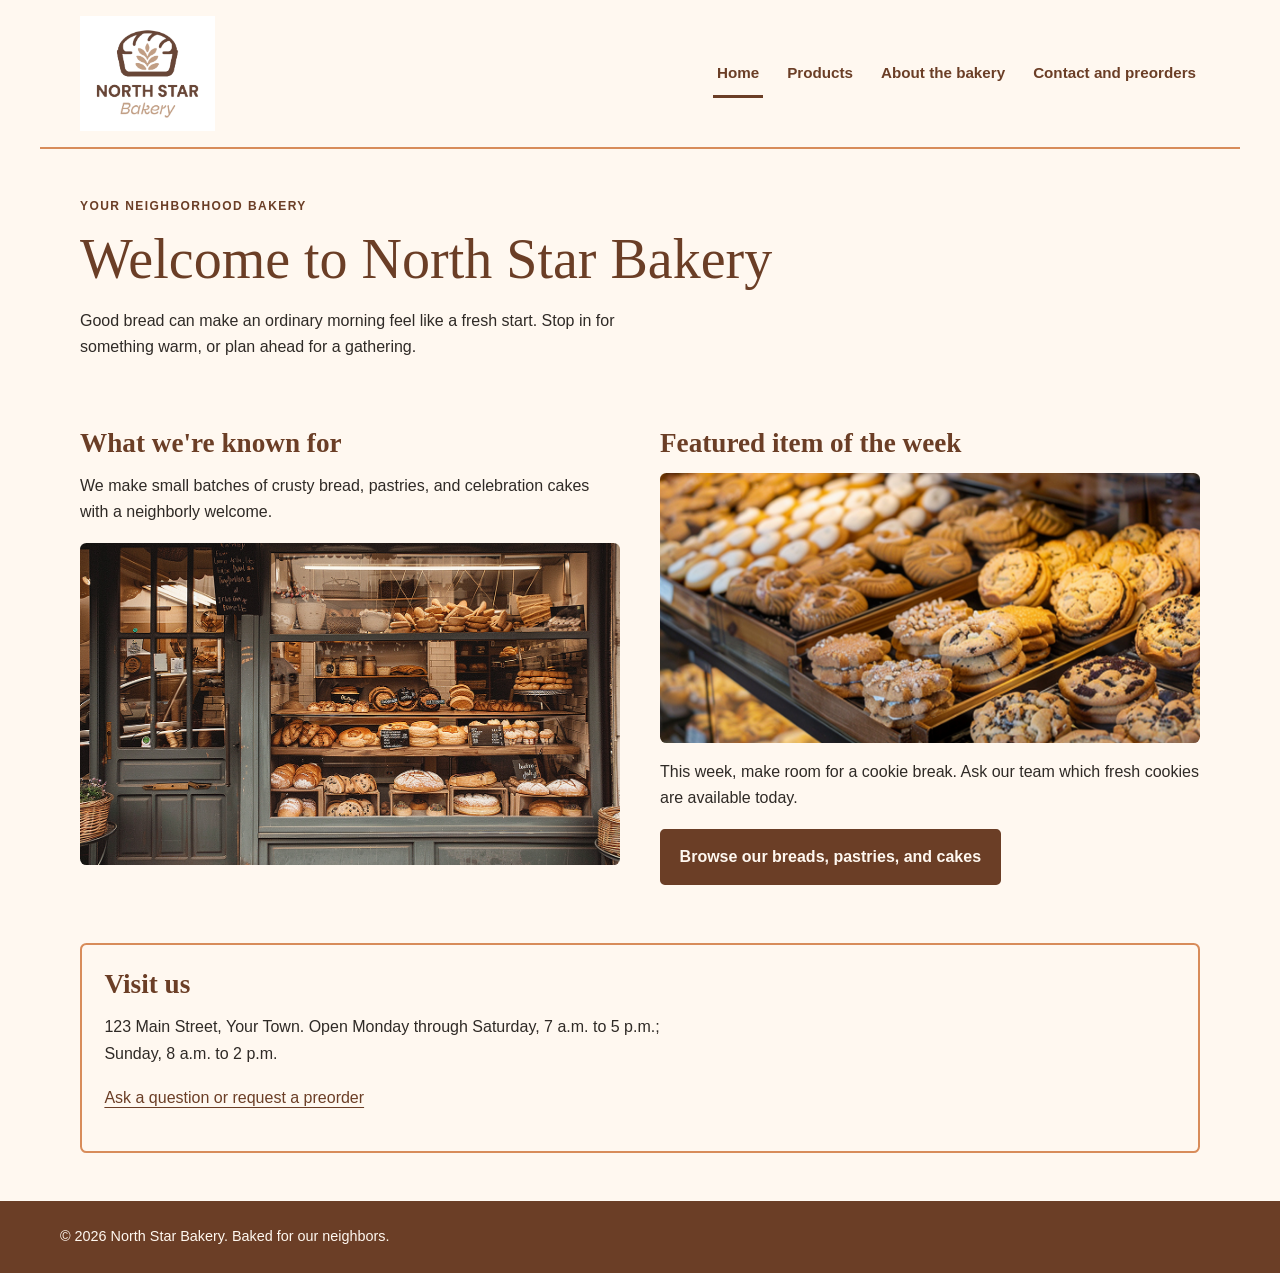
<file: index.html>
<!DOCTYPE html>
<html lang="en">
<head>
  <meta charset="UTF-8">
  <meta name="viewport" content="width=device-width, initial-scale=1.0">
  <title>Home | North Star Bakery</title>
  <link rel="stylesheet" href="styles.css">
</head>
<body>
  <a class="skip-link" href="#main-content">Skip to main content</a>
  <header>
    <a class="brand" href="index.html" aria-label="North Star Bakery home">
      <img src="media/bakery-logo_c.png" alt="North Star Bakery" width="160">
    </a>
    <nav aria-label="Main navigation">
      <ul>
        <li><a href="index.html" aria-current="page">Home</a></li>
        <li><a href="products.html">Products</a></li>
        <li><a href="about.html">About the bakery</a></li>
        <li><a href="contact.html">Contact and preorders</a></li>
      </ul>
    </nav>
  </header>
  <main id="main-content">
    <div class="page-intro">
    <p class="eyebrow">Your neighborhood bakery</p>
    <h1>Welcome to North Star Bakery</h1>
    <p>Good bread can make an ordinary morning feel like a fresh start. Stop in for something warm, or plan ahead for a gathering.</p>
    </div>
    <div class="content-layout">
    <section aria-labelledby="known-for">
      <h2 id="known-for">What we're known for</h2>
      <p>We make small batches of crusty bread, pastries, and celebration cakes with a neighborly welcome.</p>
      <img src="media/bakery-storefront_c.png" alt="North Star Bakery entrance beside a window filled with bread" width="600">
    </section>
    <section aria-labelledby="featured">
      <h2 id="featured">Featured item of the week</h2>
      <picture>
        <source media="(max-width: 600px)" srcset="media/bakery-feature-small_c.png">
        <img src="media/bakery-feature-large_c.png" alt="Assorted cookies and pastries arranged in a bakery display" width="600">
      </picture>
      <p>This week, make room for a cookie break. Ask our team which fresh cookies are available today.</p>
      <p><a class="button" href="products.html">Browse our breads, pastries, and cakes</a></p>
    </section>
    <section class="visit" aria-labelledby="visit">
      <h2 id="visit">Visit us</h2>
      <p>123 Main Street, Your Town. Open Monday through Saturday, 7 a.m. to 5 p.m.; Sunday, 8 a.m. to 2 p.m.</p>
      <p><a href="contact.html">Ask a question or request a preorder</a></p>
    </section>
    </div>
  </main>
  <footer><p>&copy; 2026 North Star Bakery. Baked for our neighbors.</p></footer>
</body>
</html>
</file>
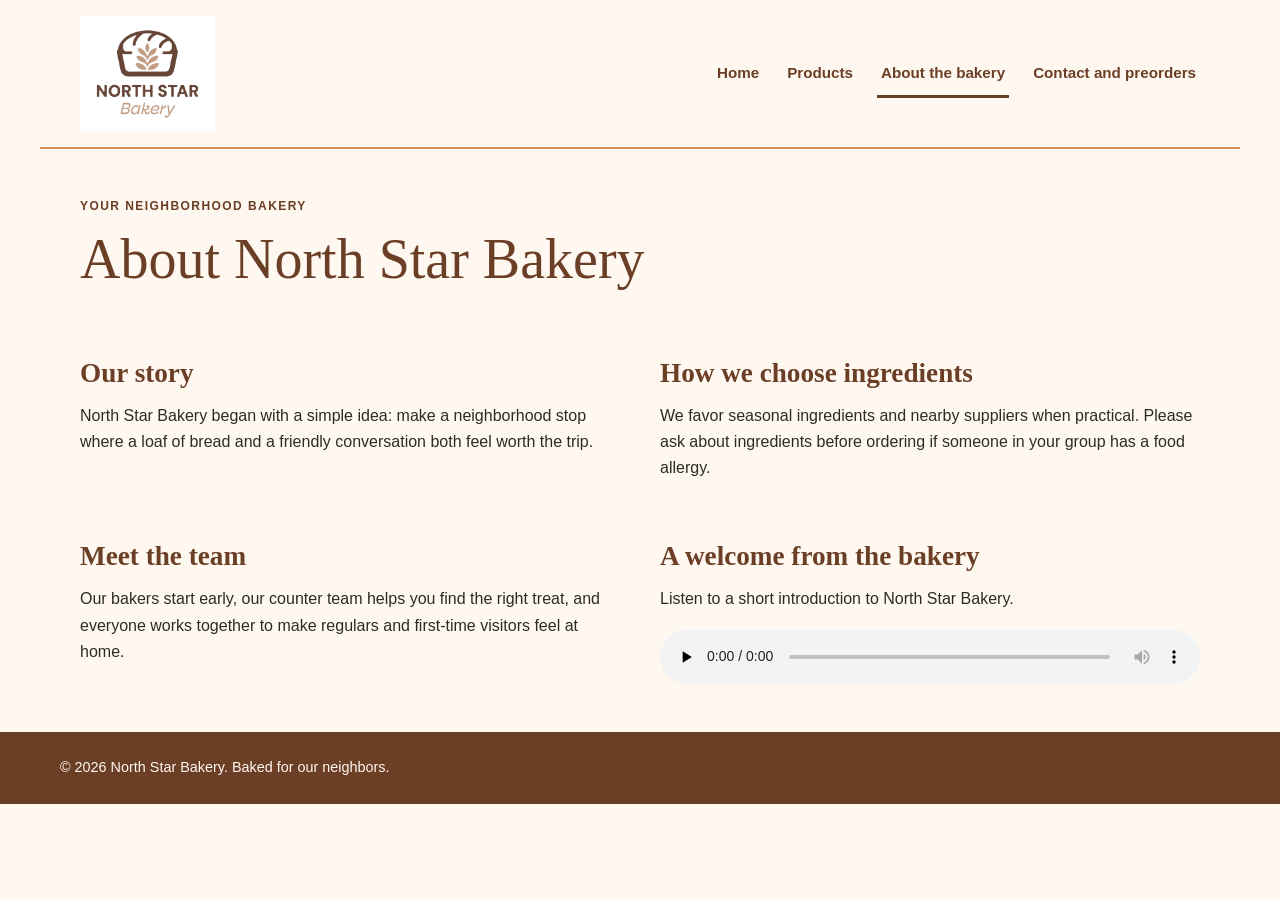
<file: about.html>
<!DOCTYPE html>
<html lang="en">
<head>
  <meta charset="UTF-8">
  <meta name="viewport" content="width=device-width, initial-scale=1.0">
  <title>About | North Star Bakery</title>
  <link rel="stylesheet" href="styles.css">
</head>
<body>
  <a class="skip-link" href="#main-content">Skip to main content</a>
  <header>
    <a class="brand" href="index.html" aria-label="North Star Bakery home">
      <img src="media/bakery-logo_c.png" alt="North Star Bakery" width="160">
    </a>
    <nav aria-label="Main navigation">
      <ul>
        <li><a href="index.html">Home</a></li>
        <li><a href="products.html">Products</a></li>
        <li><a href="about.html" aria-current="page">About the bakery</a></li>
        <li><a href="contact.html">Contact and preorders</a></li>
      </ul>
    </nav>
  </header>
  <main id="main-content">
    <div class="page-intro">
    <p class="eyebrow">Your neighborhood bakery</p>
    <h1>About North Star Bakery</h1>
    </div>
    <div class="content-layout">
    <section aria-labelledby="story">
      <h2 id="story">Our story</h2>
      <p>North Star Bakery began with a simple idea: make a neighborhood stop where a loaf of bread and a friendly conversation both feel worth the trip.</p>
    </section>
    <section aria-labelledby="ingredients">
      <h2 id="ingredients">How we choose ingredients</h2>
      <p>We favor seasonal ingredients and nearby suppliers when practical. Please ask about ingredients before ordering if someone in your group has a food allergy.</p>
    </section>
    <section aria-labelledby="people">
      <h2 id="people">Meet the team</h2>
      <p>Our bakers start early, our counter team helps you find the right treat, and everyone works together to make regulars and first-time visitors feel at home.</p>
    </section>
    <section aria-labelledby="listen">
      <h2 id="listen">A welcome from the bakery</h2>
      <p>Listen to a short introduction to North Star Bakery.</p>
      <audio controls preload="none">
        <source src="media/bakery-welcome_c.mp3" type="audio/mpeg">
        Your browser cannot play this audio. Please read our story above or contact us for more information.
      </audio>
    </section>
    </div>
  </main>
  <footer><p>&copy; 2026 North Star Bakery. Baked for our neighbors.</p></footer>
</body>
</html>
</file>
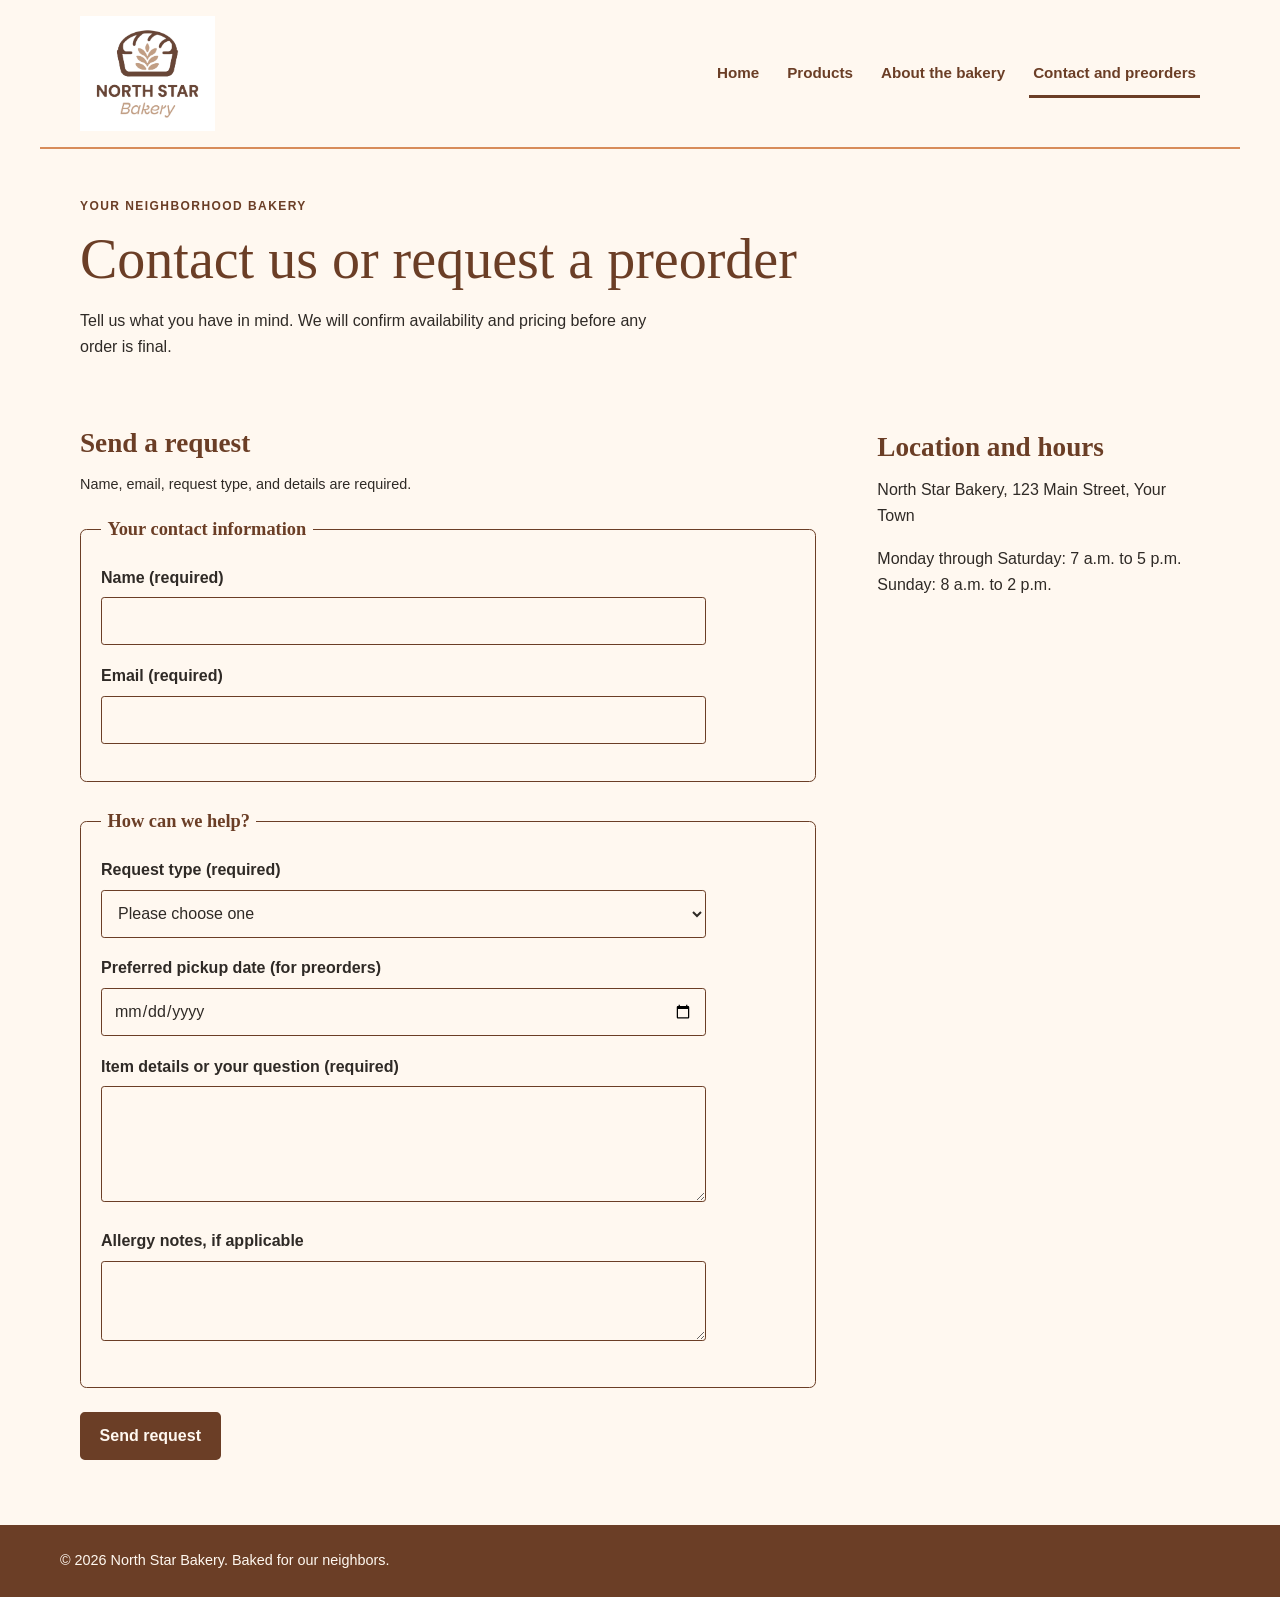
<file: contact.html>
<!DOCTYPE html>
<html lang="en">
<head>
  <meta charset="UTF-8">
  <meta name="viewport" content="width=device-width, initial-scale=1.0">
  <title>Contact and Preorders | North Star Bakery</title>
  <link rel="stylesheet" href="styles.css">
</head>
<body>
  <a class="skip-link" href="#main-content">Skip to main content</a>
  <header>
    <a class="brand" href="index.html" aria-label="North Star Bakery home">
      <img src="media/bakery-logo_c.png" alt="North Star Bakery" width="160">
    </a>
    <nav aria-label="Main navigation">
      <ul>
        <li><a href="index.html">Home</a></li>
        <li><a href="products.html">Products</a></li>
        <li><a href="about.html">About the bakery</a></li>
        <li><a href="contact.html" aria-current="page">Contact and preorders</a></li>
      </ul>
    </nav>
  </header>
  <main id="main-content">
    <div class="page-intro">
    <p class="eyebrow">Your neighborhood bakery</p>
    <h1>Contact us or request a preorder</h1>
    <p>Tell us what you have in mind. We will confirm availability and pricing before any order is final.</p>
    </div>
    <div class="content-layout">
    <section aria-labelledby="request-heading">
      <h2 id="request-heading">Send a request</h2>
      <!-- HTML/CSS prototype; connect a secure form handler before launch. -->
      <form method="get">
        <p class="form-note">Name, email, request type, and details are required.</p>
        <fieldset>
          <legend>Your contact information</legend>
          <p><label for="customer-name">Name (required)</label><br>
            <input id="customer-name" name="customer-name" type="text" autocomplete="name" required></p>
          <p><label for="customer-email">Email (required)</label><br>
            <input id="customer-email" name="customer-email" type="email" autocomplete="email" required></p>
        </fieldset>
        <fieldset>
          <legend>How can we help?</legend>
          <p><label for="request-type">Request type (required)</label><br>
            <select id="request-type" name="request-type" required>
              <option value="">Please choose one</option>
              <option value="preorder">Preorder request</option>
              <option value="question">General question</option>
            </select></p>
          <p><label for="pickup-date">Preferred pickup date (for preorders)</label><br>
            <input id="pickup-date" name="pickup-date" type="date"></p>
          <p><label for="item-details">Item details or your question (required)</label><br>
            <textarea id="item-details" name="item-details" rows="5" required></textarea></p>
          <p><label for="allergy-notes">Allergy notes, if applicable</label><br>
            <textarea id="allergy-notes" name="allergy-notes" rows="3"></textarea></p>
        </fieldset>
        <p><button type="submit">Send request</button></p>
      </form>
    </section>
    <section aria-labelledby="find-us">
      <h2 id="find-us">Location and hours</h2>
      <address>North Star Bakery, 123 Main Street, Your Town</address>
      <p>Monday through Saturday: 7 a.m. to 5 p.m.<br>Sunday: 8 a.m. to 2 p.m.</p>
    </section>
    </div>
  </main>
  <footer><p>&copy; 2026 North Star Bakery. Baked for our neighbors.</p></footer>
</body>
</html>
</file>
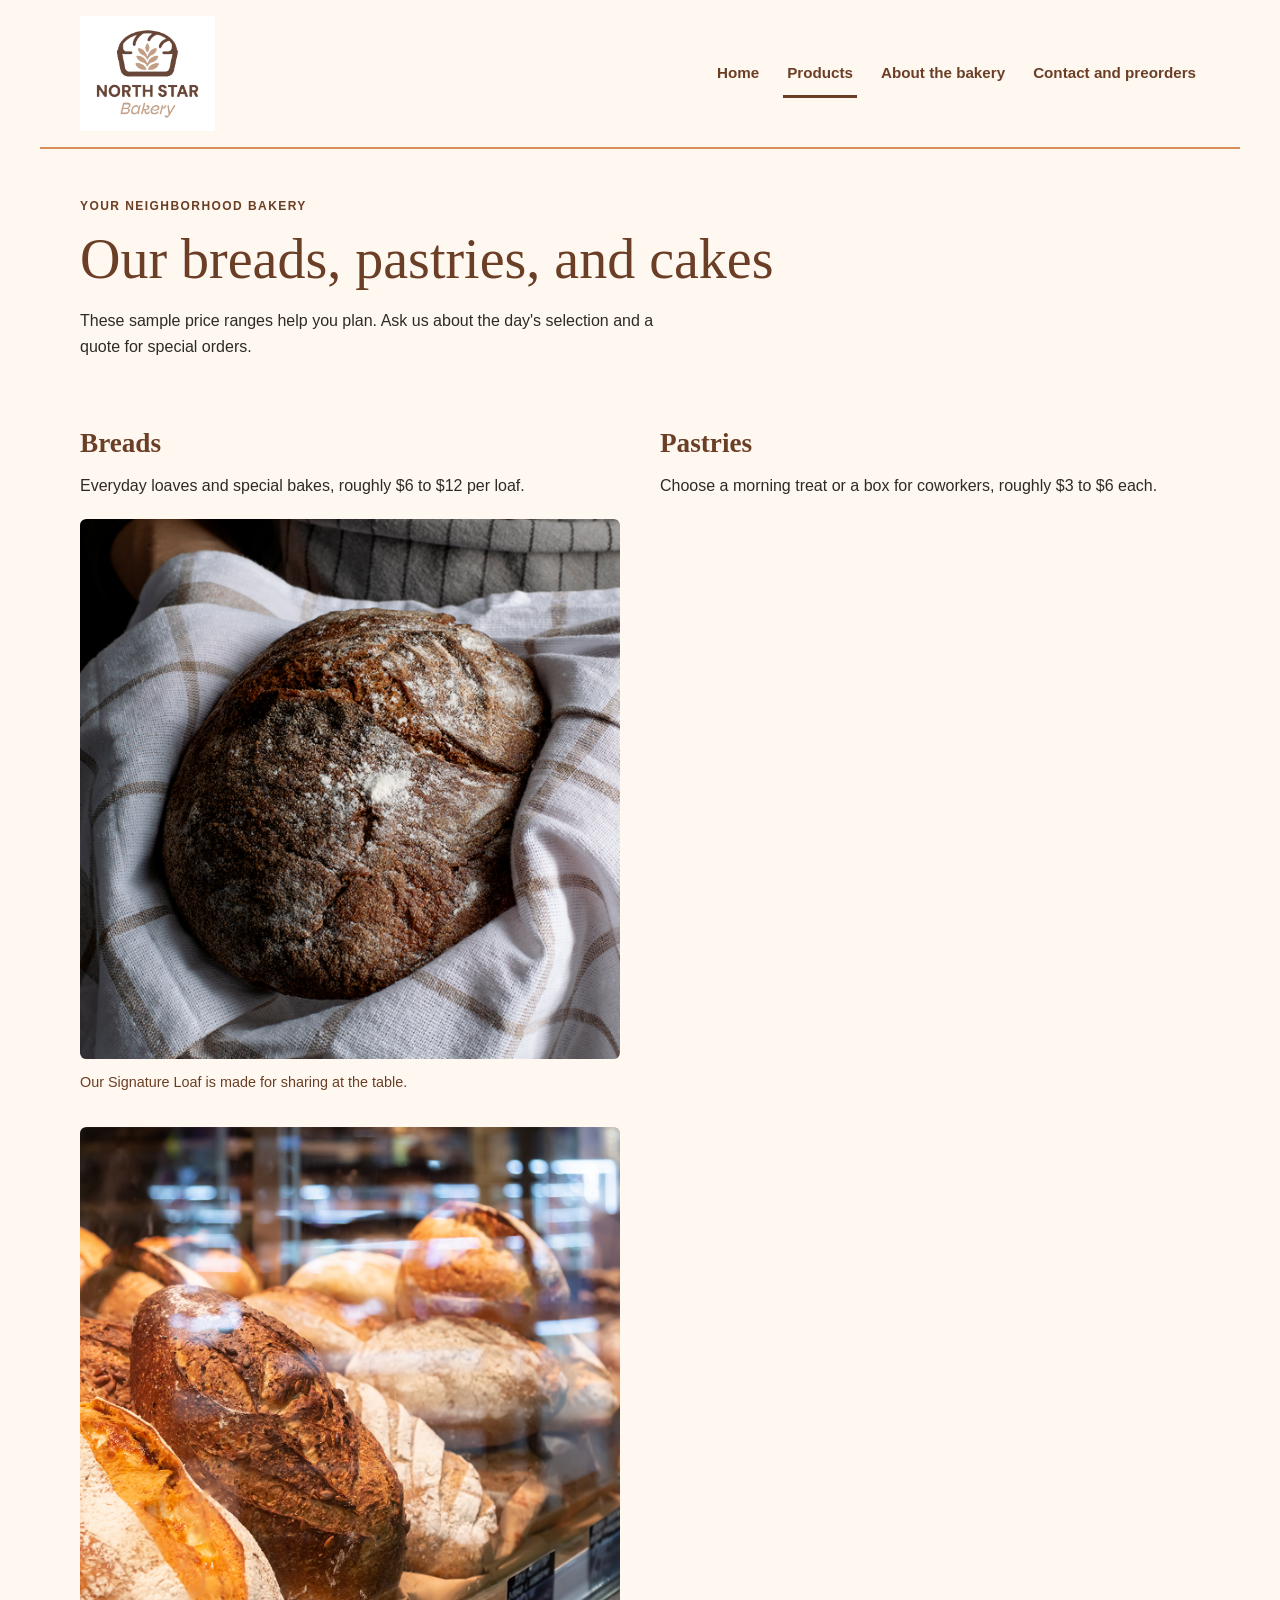
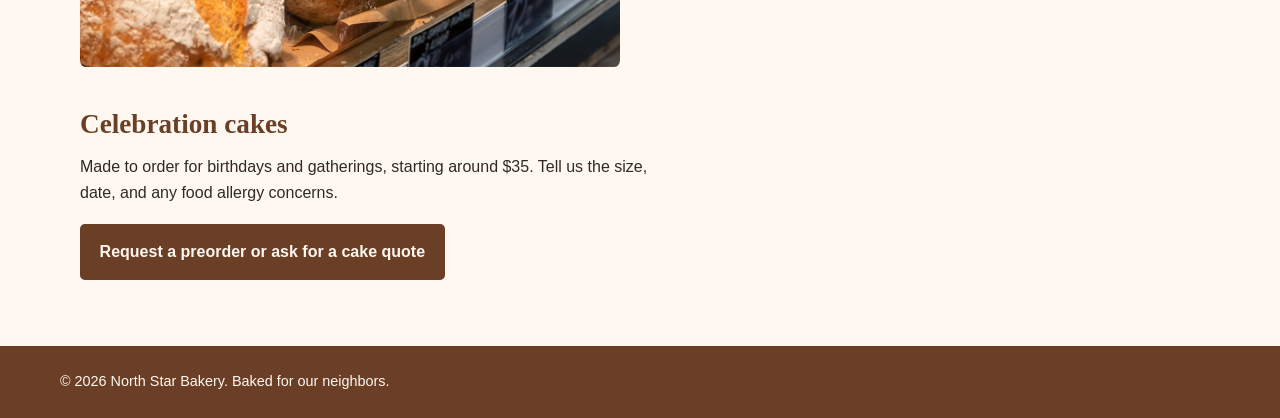
<file: products.html>
<!DOCTYPE html>
<html lang="en">
<head>
  <meta charset="UTF-8">
  <meta name="viewport" content="width=device-width, initial-scale=1.0">
  <title>Products | North Star Bakery</title>
  <link rel="stylesheet" href="styles.css">
</head>
<body>
  <a class="skip-link" href="#main-content">Skip to main content</a>
  <header>
    <a class="brand" href="index.html" aria-label="North Star Bakery home">
      <img src="media/bakery-logo_c.png" alt="North Star Bakery" width="160">
    </a>
    <nav aria-label="Main navigation">
      <ul>
        <li><a href="index.html">Home</a></li>
        <li><a href="products.html" aria-current="page">Products</a></li>
        <li><a href="about.html">About the bakery</a></li>
        <li><a href="contact.html">Contact and preorders</a></li>
      </ul>
    </nav>
  </header>
  <main id="main-content">
    <div class="page-intro">
    <p class="eyebrow">Your neighborhood bakery</p>
    <h1>Our breads, pastries, and cakes</h1>
    <p>These sample price ranges help you plan. Ask us about the day's selection and a quote for special orders.</p>
    </div>
    <div class="content-layout">
    <section aria-labelledby="breads">
      <h2 id="breads">Breads</h2>
      <p>Everyday loaves and special bakes, roughly $6 to $12 per loaf.</p>
      <figure>
        <img src="media/bakery-signature-loaf_c.png" alt="Flour-dusted Signature Loaf resting on a cloth" width="550">
        <figcaption>Our Signature Loaf is made for sharing at the table.</figcaption>
      </figure>
      <img src="media/bakery-bread_c.png" alt="Freshly baked bread displayed for customers" width="500">
    </section>
    <section aria-labelledby="pastries">
      <h2 id="pastries">Pastries</h2>
      <p>Choose a morning treat or a box for coworkers, roughly $3 to $6 each.</p>
    </section>
    <section aria-labelledby="cakes">
      <h2 id="cakes">Celebration cakes</h2>
      <p>Made to order for birthdays and gatherings, starting around $35. Tell us the size, date, and any food allergy concerns.</p>
      <p><a class="button" href="contact.html">Request a preorder or ask for a cake quote</a></p>
    </section>
    </div>
  </main>
  <footer><p>&copy; 2026 North Star Bakery. Baked for our neighbors.</p></footer>
</body>
</html>
</file>
<file: styles.css>
/* North Star Bakery — mobile-first design, four main colors, two font families. */
:root {
  --cream: #FFF8F0;
  --brown: #6B3E26;
  --peach: #D88C5A;
  --charcoal: #2F2A26;
}
* { box-sizing: border-box; }
body {
  margin: 0;
  background: var(--cream);
  color: var(--charcoal);
  font-family: Arial, sans-serif;
  font-size: 1rem;
  line-height: 1.65;
}
a { color: var(--brown); text-underline-offset: .22em; }
a:hover { text-decoration-thickness: .16em; }
a:focus-visible, button:focus-visible, input:focus-visible,
select:focus-visible, textarea:focus-visible {
  outline: 3px solid var(--brown);
  outline-offset: 4px;
}
.skip-link { position: absolute; left: 1rem; top: -6rem; padding: .8rem; background: var(--cream); z-index: 5; }
.skip-link:focus { top: 1rem; }
header, main, footer { padding-inline: 1.25rem; }
header {
  max-width: 1200px;
  margin: auto;
  display: flex;
  flex-direction: column;
  align-items: center;
  gap: .5rem;
  padding-block: 1rem;
  border-bottom: 2px solid var(--peach);
}
.brand { display: block; flex-shrink: 0; line-height: 0; }
.brand img { width: 135px; }
nav { width: 100%; }
nav ul { display: flex; flex-wrap: wrap; justify-content: center; gap: .3rem .8rem; padding: 0; margin: 0; list-style: none; }
nav a { display: block; padding: .65rem .25rem; font-size: .95rem; font-weight: 700; text-decoration: none; }
nav a[aria-current="page"] { border-bottom: 3px solid var(--brown); }
main { max-width: 1200px; margin: 0 auto; padding-bottom: 3rem; }
.page-intro { max-width: 800px; padding-block: 2rem; }
.eyebrow { margin: 0 0 .65rem; color: var(--brown); font-weight: 700; text-transform: uppercase; letter-spacing: .12em; font-size: .75rem; }
h1, h2, legend { font-family: Georgia, serif; color: var(--brown); }
h1 { margin: 0 0 1rem; font-size: 2.2rem; line-height: 1.15; font-weight: 400; }
h2 { margin: 0 0 .8rem; font-size: 1.7rem; line-height: 1.25; }
p { margin: 0 0 1.1rem; max-width: 68ch; }
.content-layout { display: flex; flex-direction: column; gap: 2rem; }
section { min-width: 0; }
img { display: block; max-width: 100%; height: auto; }
section > img, picture img, figure img { width: 100%; border-radius: .4rem; }
picture { display: block; margin-bottom: 1rem; }
figure { margin: 1.25rem 0; }
figcaption { font-size: .9rem; padding-block: .75rem; color: var(--brown); }
.visit { padding: 1.4rem; border: 2px solid var(--peach); border-radius: .4rem; }
.button, button {
  display: inline-block;
  padding: .8rem 1.1rem;
  border: 2px solid var(--brown);
  border-radius: .3rem;
  background: var(--brown);
  color: var(--cream);
  font-family: Arial, sans-serif;
  font-size: 1rem;
  font-weight: 700;
  text-decoration: none;
  cursor: pointer;
}
.button:hover, button:hover { background: var(--charcoal); border-color: var(--charcoal); }
form { max-width: 46rem; }
fieldset { margin: 0 0 1.5rem; padding: 1.25rem; border: 1px solid var(--brown); border-radius: .4rem; }
legend { padding-inline: .4rem; font-weight: 700; font-size: 1.15rem; }
label { display: inline-block; font-weight: 700; margin-bottom: .4rem; }
input, textarea, select { width: 100%; min-width: 0; min-height: 48px; padding: .75rem; background: var(--cream); color: var(--charcoal); border: 1px solid var(--brown); border-radius: .2rem; font-family: Arial, sans-serif; font-size: 1rem; }
textarea { resize: vertical; }
.form-note { font-size: .9rem; }
audio { display: block; width: 100%; max-width: 34rem; }
address { font-style: normal; margin-bottom: 1rem; }
footer { background: var(--brown); color: var(--cream); padding-block: 1.5rem; }
footer p { max-width: 1160px; margin: auto; font-size: .9rem; }
/* Wider screens have room for paired content and a horizontal header. */
@media (min-width: 48rem) {
  header { flex-direction: row; justify-content: space-between; padding-inline: 2.5rem; }
  nav { width: auto; }
  nav ul { gap: 1.25rem; }
  main { padding-inline: 2.5rem; }
  .page-intro { padding-block: 3rem; }
  h1 { font-size: 3.5rem; }
  .content-layout { flex-direction: row; flex-wrap: wrap; gap: 2.5rem; align-items: flex-start; }
  .content-layout > section { flex: 1 1 calc(50% - 1.25rem); }
  .content-layout > .visit { flex-basis: 100%; }
  section[aria-labelledby="request-heading"] { flex: 2 1 60%; }
  section[aria-labelledby="find-us"] { flex: 1 1 25%; padding-top: .25rem; }
}
</file>
